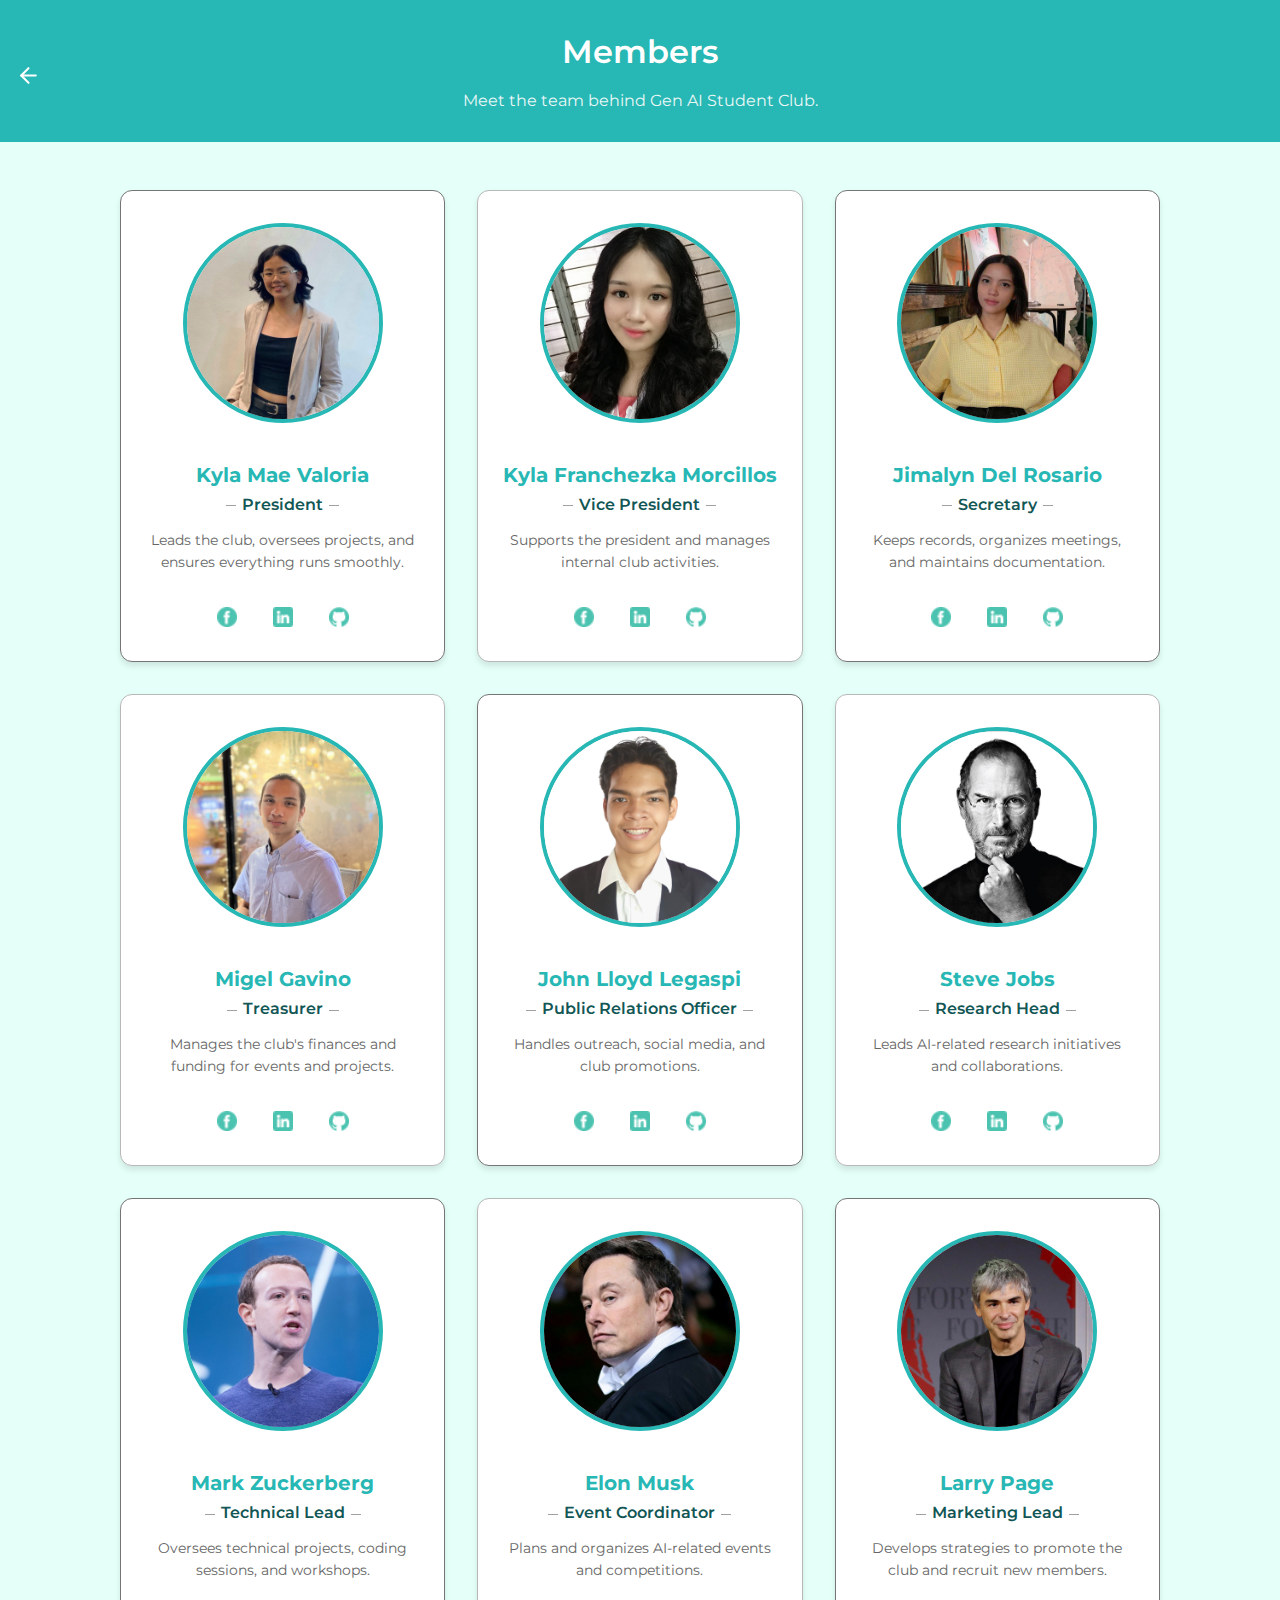
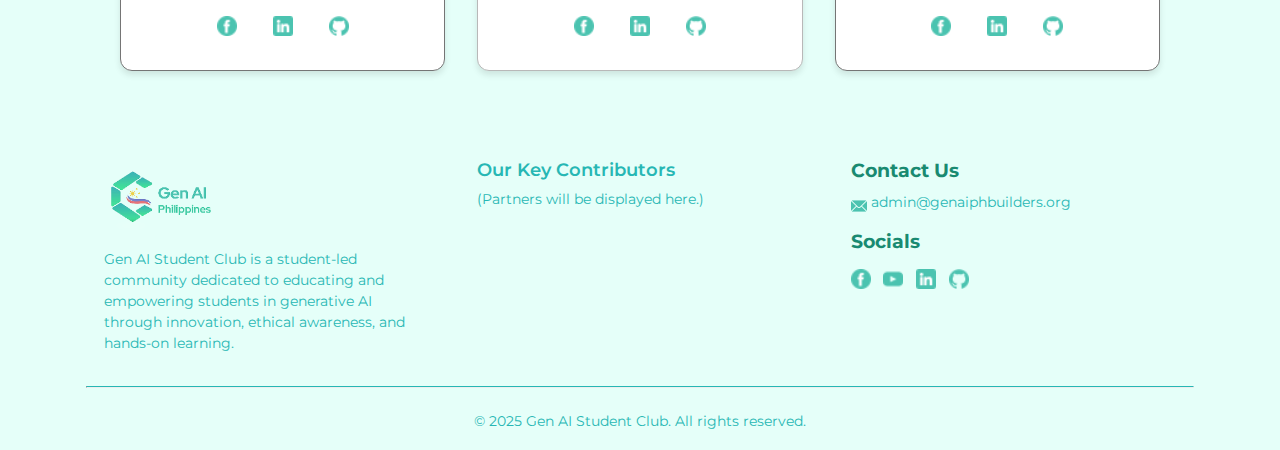
<file: task/members.html>
<!DOCTYPE html>
<html lang="en">
  <head>
    <meta charset="UTF-8" />
    <meta name="viewport" content="width=device-width, initial-scale=1.0" />
    <title>Gen AI Philippines</title>
    <link rel="icon" type="image/png" href="img\logo\logo-without-name.png" />
    <link
      href="https://fonts.googleapis.com/css2?family=Montserrat:wght@400;500;600;700&display=swap"
      rel="stylesheet"
    />
    <link rel="stylesheet" href="members.css" />
  </head>

  <style>
    /* Base styles */
    * {
      margin: 0;
      padding: 0;
      box-sizing: border-box;
      scroll-behavior: smooth;
      font-family: "Montserrat", sans-serif;
    }

    /* Global background */
    body {
      background-image: url("/img/background.jpeg");
      background-size: cover;
      background-position: center;
      background-attachment: fixed;
      margin: 0;
      padding: 0;
    }

    body.members-page {
      background-image: none !important;
      background-color: #e5fff9;
    }

    /* Footer */
    .footer {
      background-color: #e5fff9;
      padding: 2.5rem 1.5rem 1.25rem;
      color: #198a71;
    }

    .footer-content {
      display: grid;
      grid-template-columns: 1fr;
      gap: 3rem;
      max-width: 1400px;
      margin: 0 auto;
      margin-bottom: 2rem;
      padding: 0 5rem;
    }

    .footer-column {
      text-align: center;
    }

    .footer-column p {
      color: #27b7b4;
      font-size: 0.875rem;
      line-height: 1.5;
      max-width: 20rem;
      margin: 0 auto;
    }

    .footer-column h3 {
      color: #27b7b4;
      font-weight: 600;
      font-size: 1.125rem;
      margin-bottom: 0.5rem;
    }

    .footer-column img {
      width: 7rem;
      margin: 0 auto 0.75rem;
    }

    /* Contact Email */
    .contact-email {
      display: flex;
      justify-content: center;
      align-items: center;
      gap: 0.25rem;
      color: #27b7b4;
      font-size: 0.875rem;
      margin-bottom: 1rem;
      text-decoration: none;
    }

    .contact-email img,
    a {
      margin-top: 0.5rem;
    }

    .contact-email:hover {
      color: #125655;
    }

    /* Social Icons */
    .social-icons {
      display: flex;
      justify-content: center;
      gap: 0.8rem;
      margin-top: 0.5rem;
    }

    .social-icon img {
      transition: transform 0.3s ease-in-out;
    }

    .social-icon img[alt="Facebook"] {
      width: 20px;
      height: 20px;
    }

    .social-icon img[alt="YouTube"] {
      width: 20px;
      height: 20px;
    }

    .social-icon img[alt="LinkedIn"] {
      width: 20px;
      height: 20px;
    }

    .social-icon img[alt="GitHub"] {
      width: 20px;
      height: 20px;
    }

    .social-icon img:hover {
      transform: scale(1.1);
    }

    /* Divider */
    .footer-divider {
      border-top: 1px solid #27b7b4;
      margin: 1.5rem auto;
      width: 90%;
    }

    /* Copyright */
    .footer-copyright {
      text-align: center;
      font-size: 0.875rem;
      color: #27b7b4;
    }

    @media (min-width: 640px) {
      .footer-column {
        text-align: left;
      }

      .footer-column p {
        margin-left: 0;
      }

      .contact-email,
      .social-icons {
        justify-content: flex-start;
      }
    }

    @media (min-width: 768px) {
      .footer-content {
        grid-template-columns: repeat(3, 1fr);
      }
    }
  </style>

  <body class="members-page">
    <!-- Navigation -->
    <div style="
      position: fixed;
      z-index: 100;
      background-color: #27B7B4;
      padding: 2rem 2rem;
      display: flex;
      align-items: center;
      gap: 1.5rem;
      justify-content: center;
      position: relative;
    ">
      <a href="index.html" style="
        position: absolute;
        left: 1rem;
        display: flex;
        align-items:
        center;
        color: white;
        ">
          <svg
            xmlns="http://www.w3.org/2000/svg"
            width="25"
            height="25"
            viewBox="0 0 24 24"
            fill="none"
            stroke="currentColor"
            stroke-width="2"
            stroke-linecap="round"
            stroke-linejoin="round"
          >
            <path d="m12 19-7-7 7-7"></path>
            <path d="M19 12H5"></path>
          </svg>
      </a>
      <div style="color: white; text-align: center;">
        <h1 style="font-size: 2rem; font-weight: 600; margin-bottom: 1.25rem;">Members</h1>
        <p style="font-size: 1rem; margin: 0; opacity: 0.9;">Meet the team behind Gen AI Student Club.</p>
      </div>
    </div>

    <!-- Members Section -->
    <section class="members-container">
      <ul class="members-grid">
        <li class="member-card">
          <div class="member-image">
            <img
              src="img/members/member-1.jpg"
              alt="Kyla Mae Valoria"
              onerror="this.src='img/members/default-avatar.jpg'"
            />
          </div>
          <div class="member-info">
            <h3>Kyla Mae Valoria</h3>
            <h4>President</h4>
            <p>
              Leads the club, oversees projects, and ensures everything runs
              smoothly.
            </p>
            <div class="social-links">
              <a
                href="https://facebook.com/username"
                target="_blank"
                class="social-button"
              >
                <img src="img/icons/facebook-icon.png" alt="Facebook" />
              </a>
              <a
                href="https://twitter.com/username"
                target="_blank"
                class="social-button"
              >
                <img src="img/icons/linkedin-icon.png" alt="LinkedIn" />
              </a>
              <a
                href="https://github.com/username"
                target="_blank"
                class="social-button"
              >
                <img src="img/icons/github-icon.png" alt="GitHub" />
              </a>
            </div>
          </div>
        </li>

        <li class="member-card">
          <div class="member-image">
            <img
              src="img/members/member-2.jpg"
              alt="Kyla Franchezka Morcillos"
              onerror="this.src='img/members/default-avatar.jpg'"
            />
          </div>
          <div class="member-info">
            <h3>Kyla Franchezka Morcillos</h3>
            <h4>Vice President</h4>
            <p>Supports the president and manages internal club activities.</p>
            <div class="social-links">
              <a
                href="https://facebook.com/username"
                target="_blank"
                class="social-button"
              >
                <img src="img/icons/facebook-icon.png" alt="Facebook" />
              </a>
              <a
                href="https://twitter.com/username"
                target="_blank"
                class="social-button"
              >
                <img src="img/icons/linkedin-icon.png" alt="LinkedIn" />
              </a>
              <a
                href="https://github.com/username"
                target="_blank"
                class="social-button"
              >
                <img src="img/icons/github-icon.png" alt="GitHub" />
              </a>
            </div>
          </div>
        </li>

        <li class="member-card">
          <div class="member-image">
            <img
              src="img/members/member-3.jpg"
              alt="Jimalyn Del Rosario"
              onerror="this.src='img/members/default-avatar.jpg'"
            />
          </div>
          <div class="member-info">
            <h3>Jimalyn Del Rosario</h3>
            <h4>Secretary</h4>
            <p>
              Keeps records, organizes meetings, and maintains documentation.
            </p>
            <div class="social-links">
              <a
                href="https://facebook.com/username"
                target="_blank"
                class="social-button"
              >
                <img src="img/icons/facebook-icon.png" alt="Facebook" />
              </a>
              <a
                href="https://twitter.com/username"
                target="_blank"
                class="social-button"
              >
                <img src="img/icons/linkedin-icon.png" alt="LinkedIn" />
              </a>
              <a
                href="https://github.com/username"
                target="_blank"
                class="social-button"
              >
                <img src="img/icons/github-icon.png" alt="GitHub" />
              </a>
            </div>
          </div>
        </li>

        <li class="member-card">
          <div class="member-image">
            <img
              src="img/members/member-4.jpg"
              alt="Migel Gavino"
              onerror="this.src='img/members/default-avatar.jpg'"
            />
          </div>
          <div class="member-info">
            <h3>Migel Gavino</h3>
            <h4>Treasurer</h4>
            <p>
              Manages the club's finances and funding for events and projects.
            </p>
            <div class="social-links">
              <a
                href="https://facebook.com/username"
                target="_blank"
                class="social-button"
              >
                <img src="img/icons/facebook-icon.png" alt="Facebook" />
              </a>
              <a
                href="https://twitter.com/username"
                target="_blank"
                class="social-button"
              >
                <img src="img/icons/linkedin-icon.png" alt="LinkedIn" />
              </a>
              <a
                href="https://github.com/username"
                target="_blank"
                class="social-button"
              >
                <img src="img/icons/github-icon.png" alt="GitHub" />
              </a>
            </div>
          </div>
        </li>

        <li class="member-card">
          <div class="member-image">
            <img
              src="img/members/member-5.jpg"
              alt="John Lloyd Legaspi"
              onerror="this.src='img/members/default-avatar.jpg'"
            />
          </div>
          <div class="member-info">
            <h3>John Lloyd Legaspi</h3>
            <h4>Public Relations Officer</h4>
            <p>Handles outreach, social media, and club promotions.</p>
            <div class="social-links">
              <a
                href="https://facebook.com/username"
                target="_blank"
                class="social-button"
              >
                <img src="img/icons/facebook-icon.png" alt="Facebook" />
              </a>
              <a
                href="https://twitter.com/username"
                target="_blank"
                class="social-button"
              >
                <img src="img/icons/linkedin-icon.png" alt="LinkedIn" />
              </a>
              <a
                href="https://github.com/username"
                target="_blank"
                class="social-button"
              >
                <img src="img/icons/github-icon.png" alt="GitHub" />
              </a>
            </div>
          </div>
        </li>

        <li class="member-card">
          <div class="member-image">
            <img
              src="img/members/member-6.jpg"
              alt="Steve Jobs"
              onerror="this.src='img/members/default-avatar.jpg'"
            />
          </div>
          <div class="member-info">
            <h3>Steve Jobs</h3>
            <h4>Research Head</h4>
            <p>Leads AI-related research initiatives and collaborations.</p>
            <div class="social-links">
              <a
                href="https://facebook.com/username"
                target="_blank"
                class="social-button"
              >
                <img src="img/icons/facebook-icon.png" alt="Facebook" />
              </a>
              <a
                href="https://twitter.com/username"
                target="_blank"
                class="social-button"
              >
                <img src="img/icons/linkedin-icon.png" alt="LinkedIn" />
              </a>
              <a
                href="https://github.com/username"
                target="_blank"
                class="social-button"
              >
                <img src="img/icons/github-icon.png" alt="GitHub" />
              </a>
            </div>
          </div>
        </li>

        <li class="member-card">
          <div class="member-image">
            <img
              src="img/members/member-7.jpg"
              alt="Mark Zuckerberg"
              onerror="this.src='img/members/default-avatar.jpg'"
            />
          </div>
          <div class="member-info">
            <h3>Mark Zuckerberg</h3>
            <h4>Technical Lead</h4>
            <p>Oversees technical projects, coding sessions, and workshops.</p>
            <div class="social-links">
              <a
                href="https://facebook.com/username"
                target="_blank"
                class="social-button"
              >
                <img src="img/icons/facebook-icon.png" alt="Facebook" />
              </a>
              <a
                href="https://twitter.com/username"
                target="_blank"
                class="social-button"
              >
                <img src="img/icons/linkedin-icon.png" alt="LinkedIn" />
              </a>
              <a
                href="https://github.com/username"
                target="_blank"
                class="social-button"
              >
                <img src="img/icons/github-icon.png" alt="GitHub" />
              </a>
            </div>
          </div>
        </li>

        <li class="member-card">
          <div class="member-image">
            <img
              src="img/members/member-8.jpg"
              alt="Elon Musk"
              onerror="this.src='img/members/default-avatar.jpg'"
            />
          </div>
          <div class="member-info">
            <h3>Elon Musk</h3>
            <h4>Event Coordinator</h4>
            <p>Plans and organizes AI-related events and competitions.</p>
            <div class="social-links">
              <a
                href="https://facebook.com/username"
                target="_blank"
                class="social-button"
              >
                <img src="img/icons/facebook-icon.png" alt="Facebook" />
              </a>
              <a
                href="https://twitter.com/username"
                target="_blank"
                class="social-button"
              >
                <img src="img/icons/linkedin-icon.png" alt="LinkedIn" />
              </a>
              <a
                href="https://github.com/username"
                target="_blank"
                class="social-button"
              >
                <img src="img/icons/github-icon.png" alt="GitHub" />
              </a>
            </div>
          </div>
        </li>

        <li class="member-card">
          <div class="member-image">
            <img
              src="img/members/member-9.jpg"
              alt="Larry Page"
              onerror="this.src='img/members/default-avatar.jpg'"
            />
          </div>
          <div class="member-info">
            <h3>Larry Page</h3>
            <h4>Marketing Lead</h4>
            <p>
              Develops strategies to promote the club and recruit new members.
            </p>
            <div class="social-links">
              <a
                href="https://facebook.com/username"
                target="_blank"
                class="social-button"
              >
                <img src="img/icons/facebook-icon.png" alt="Facebook" />
              </a>
              <a
                href="https://twitter.com/username"
                target="_blank"
                class="social-button"
              >
                <img src="img/icons/linkedin-icon.png" alt="LinkedIn" />
              </a>
              <a
                href="https://github.com/username"
                target="_blank"
                class="social-button"
              >
                <img src="img/icons/github-icon.png" alt="GitHub" />
              </a>
            </div>
          </div>
        </li>
      </ul>
    </section>

    <!-- Footer -->
    <footer class="footer">
      <div class="footer-content">
        <!-- Logo & Description -->
        <div class="footer-column">
          <img src="img/logo/logo-light.png" alt="Gen AI PH" />
          <p>
            Gen AI Student Club is a student-led community dedicated to
            educating and empowering students in generative AI through
            innovation, ethical awareness, and hands-on learning.
          </p>
        </div>

        <!-- Sponsors Placeholder -->
        <div class="footer-column">
          <h3>Our Key Contributors</h3>
          <p class="text-gray-600">(Partners will be displayed here.)</p>
        </div>

        <!-- Contact & Socials -->
        <div>
          <h3>Contact Us</h3>
          <a href="mailto:admin@genaiphbuilders.org" class="contact-email">
            <img src="img/icons/email-icon.png" alt="Email Icon" /><span
              >admin@genaiphbuilders.org</span
            >
          </a>

          <h3>Socials</h3>
          <div class="social-icons">
            <a
              href="https://www.facebook.com/genaicom"
              target="_blank"
              class="social-icon"
            >
              <img src="img/icons/facebook-icon.png" alt="Facebook" />
            </a>
            <a
              href="https://www.youtube.com/@GenAIPhilippines"
              target="_blank"
              class="social-icon"
            >
              <img src="img/icons/youtube-icon.png" alt="YouTube" />
            </a>
            <a
              href="https://www.linkedin.com/company/gen-ai-philippines/"
              target="_blank"
              class="social-icon"
            >
              <img src="img/icons/linkedin-icon.png" alt="LinkedIn" />
            </a>
            <a
              href="https://github.com/GenAIPHBuilders-org"
              target="_blank"
              class="social-icon"
            >
              <img src="img/icons/github-icon.png" alt="GitHub" />
            </a>
          </div>
        </div>
      </div>

      <hr class="footer-divider" />
      <p class="footer-copyright">
        © 2025 Gen AI Student Club. All rights reserved.
      </p>
    </footer>
  </body>
</html>
</file>
<file: task/members.css>
.members-container {
    padding: 2rem 4rem;
    max-width: 1200px;
    margin: 0 auto;
}

.members-grid {
    display: grid;
    grid-template-columns: repeat(auto-fill, minmax(280px, 1fr));
    gap: 2rem;
    padding: 1rem;
}

.member-card {
    background: white;
    border-radius: 12px;
    overflow: hidden;
    box-shadow: 0 4px 6px rgba(0, 0, 0, 0.1);
    transition: transform 0.3s ease;
}

.member-image {
    width: 200px;
    height: 200px;
    overflow: hidden;
    border-radius: 50%;
    margin: 2rem auto 1rem;
    border: 4px solid #27B7B4;
}

.member-image img {
    width: 100%;
    height: 100%;
    object-fit: cover;
}

.member-info {
    padding: 1.5rem;
    text-align: center;
}

.member-info h3 {
    color: #27B7B4;
    font-size: 1.25rem;
    margin-bottom: 0.5rem;
    text-align: center;
}

.member-info h4 {
    color: #125655;
    font-size: 1rem;
    margin-bottom: 1rem;
    font-weight: 600;
    text-align: center;
}

.member-info p {
    color: #666;
    font-size: 0.9rem;
    line-height: 1.5;
    text-align: center;
}

.social-links {
    display: flex;
    justify-content: center;
    gap: 1rem;
    margin-top: 1rem;
}

.social-button {
    width: 40px;
    height: 40px;
    border-radius: 50%;
    border: none;
    cursor: pointer;
    transition: all 0.3s ease;
    display: flex;
    align-items: center;
    justify-content: center;
}

.social-button img {
    width: 20px;
    height: 20px;
}

/* Pseudo class and elements */
.social-button:hover {
    background-color: rgb(222, 222, 222);
}

.member-card:hover {
    transform: translateY(-10px);
    background-color: #f8f8f8;
}

.member-image:hover {
    box-shadow: 0 0 20px rgba(39, 183, 180, 0.5);
    transform: scale(1.05);
    transition: all 0.3s ease;
}

.member-card:nth-child(2n) {
    border: 1px solid #b8b8b8;
}

.member-card:nth-child(2n+1) {
    border: 1px solid #757575;
}

.member-info h4::before,
.member-info h4::after {
    content: "";
    display: inline-block;
    width: 10px;
    height: .5px;
    background-color: #a1a1a1;
    margin: 0 6px;
    vertical-align: middle;
}
</file>
